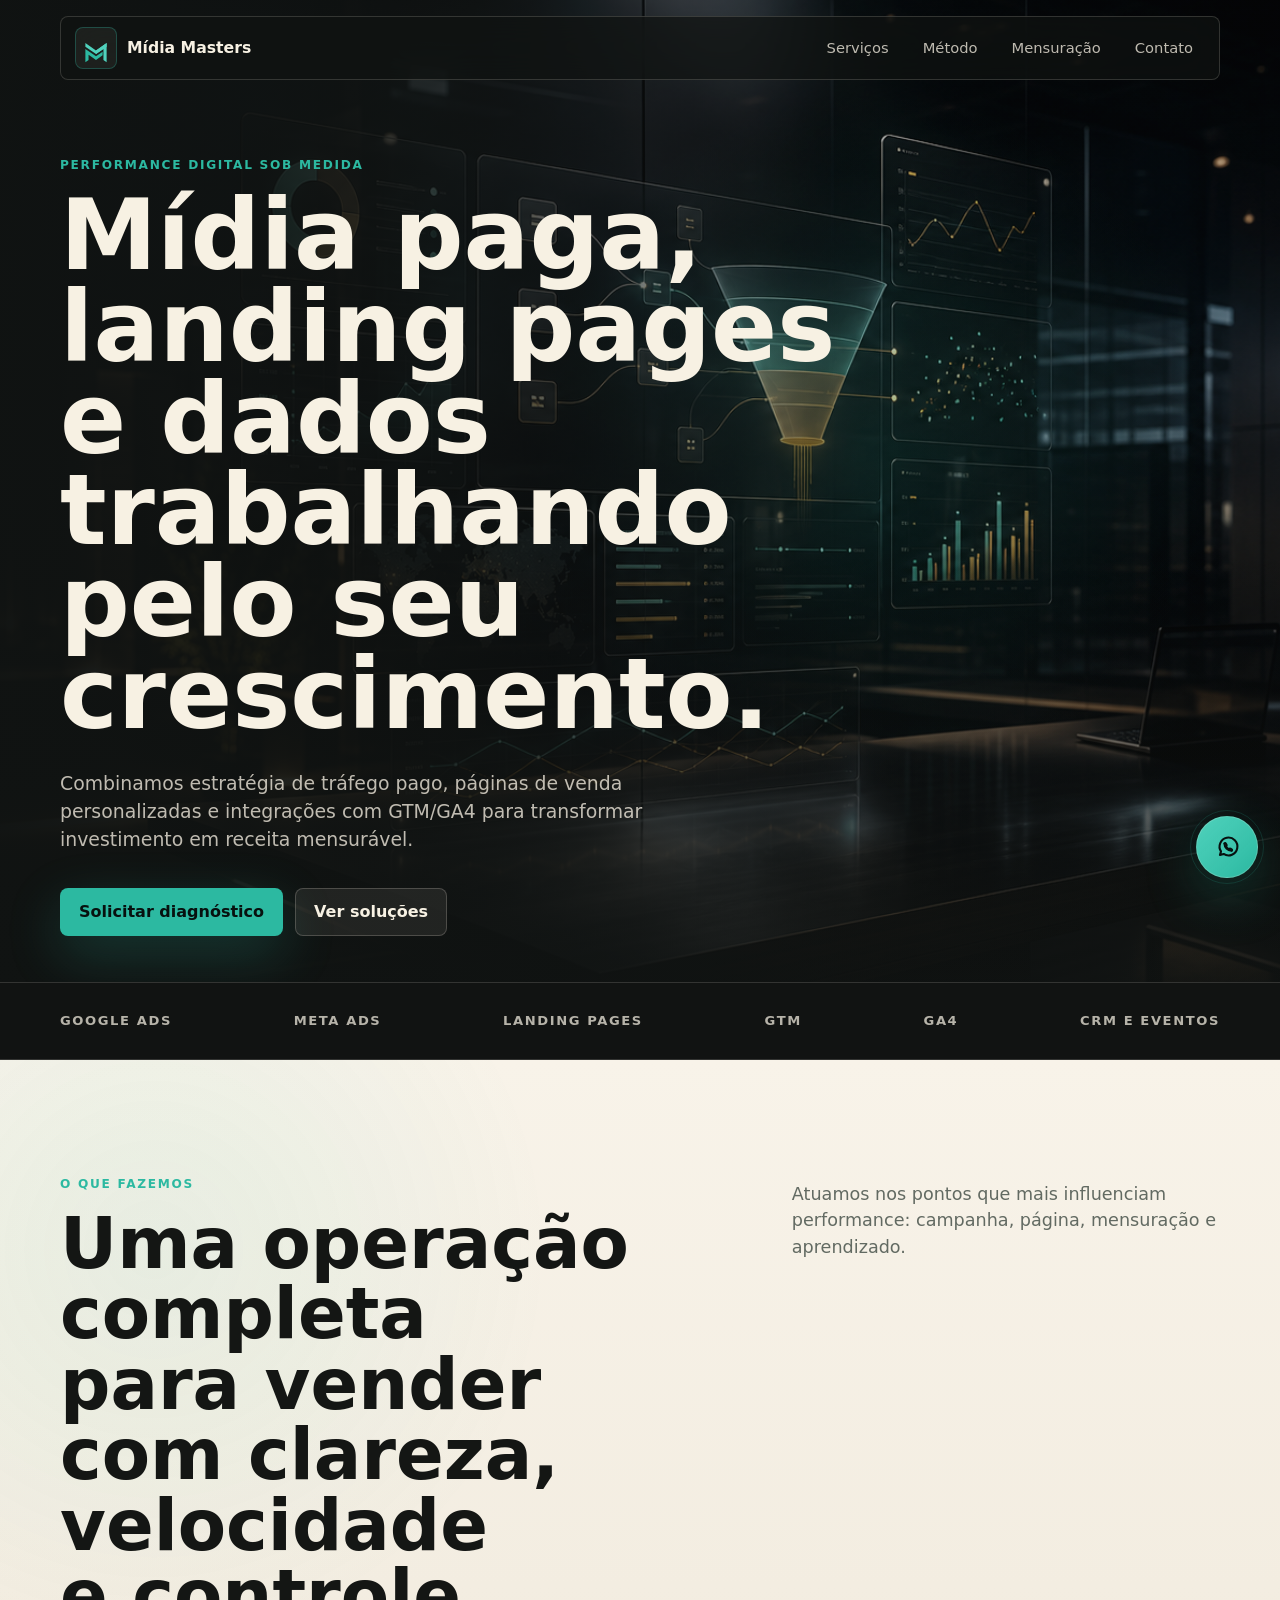
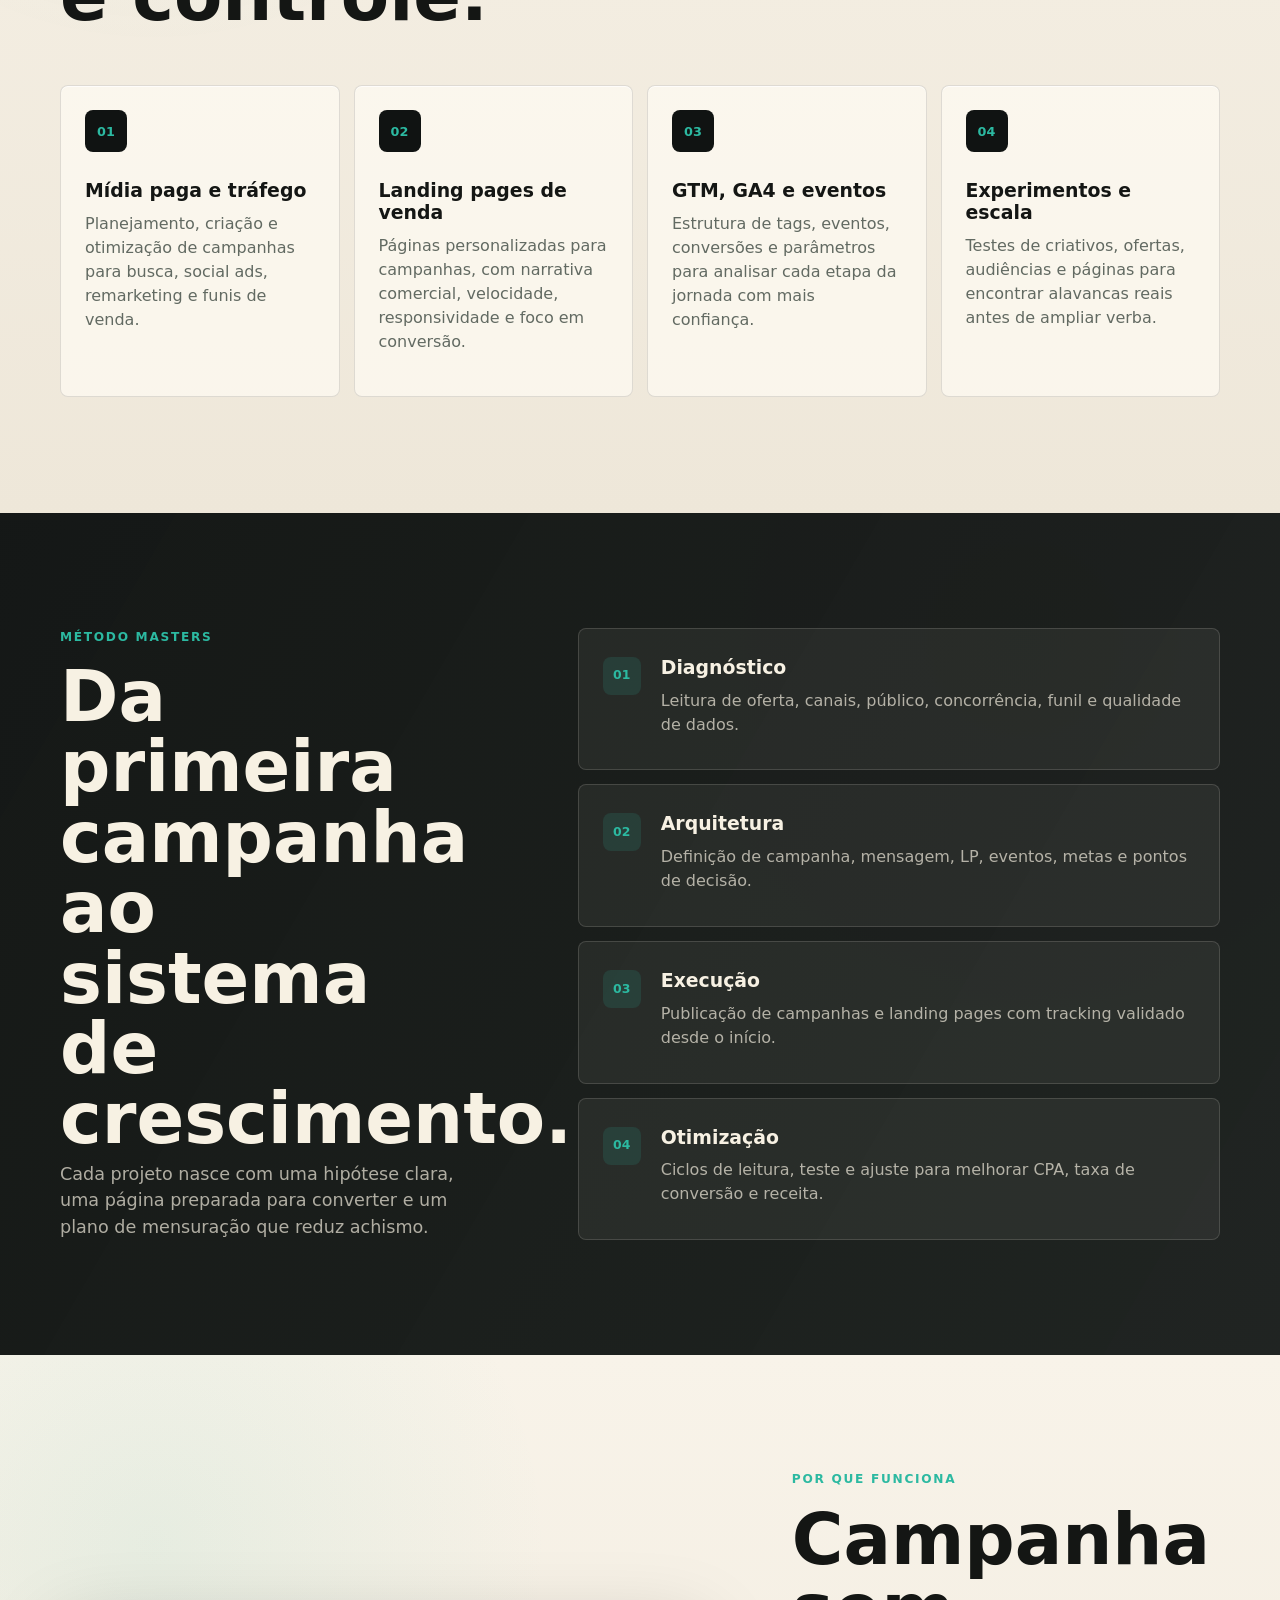
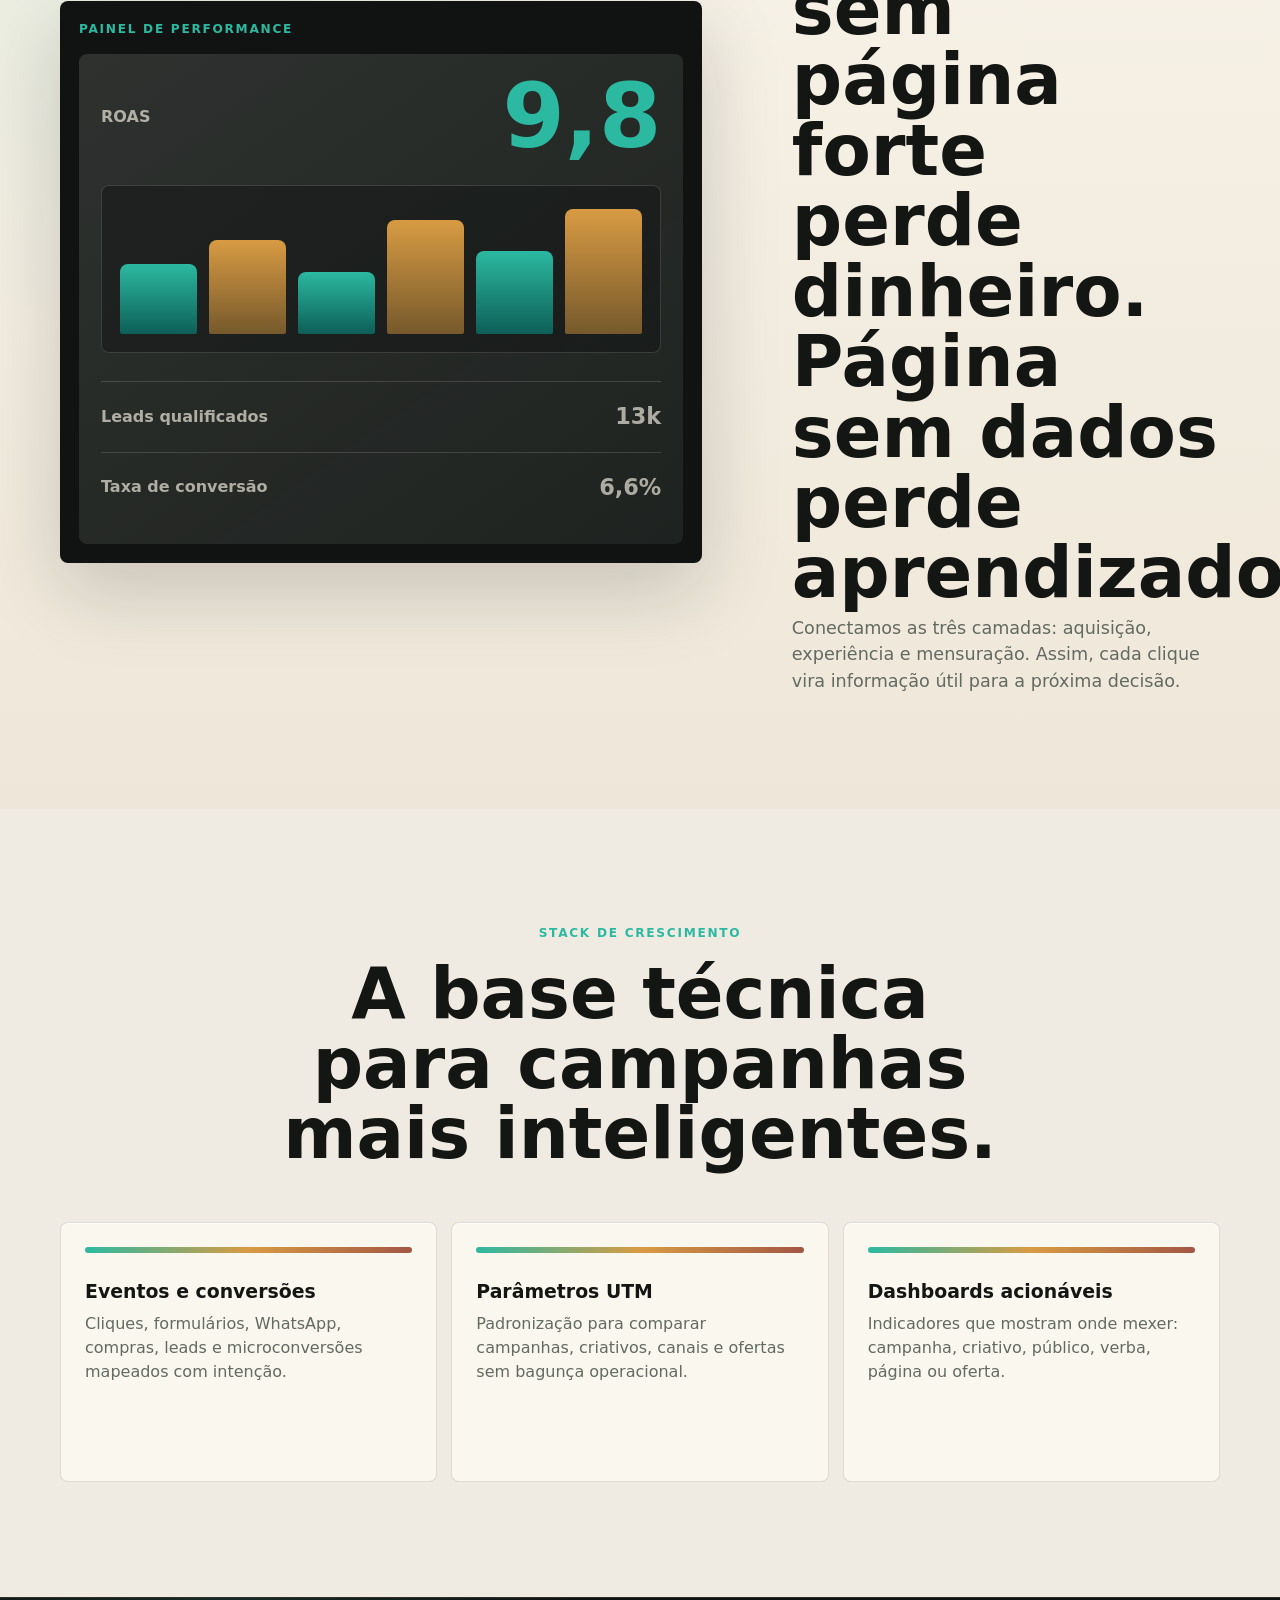
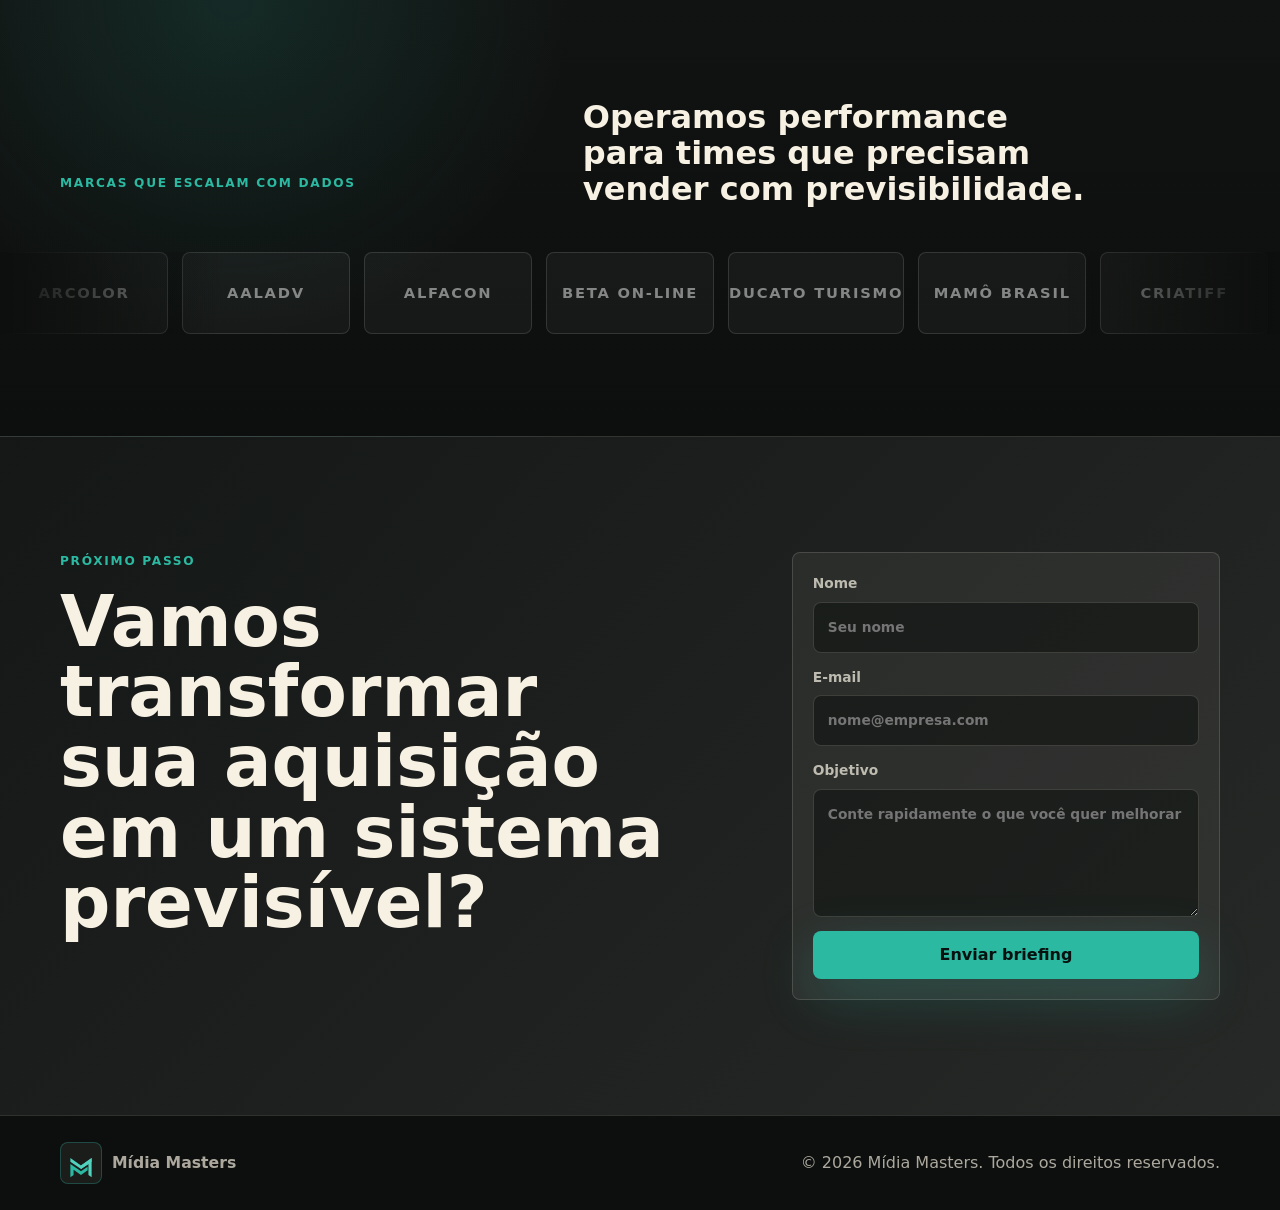
<file: index.html>
<!doctype html>
<html lang="pt-BR">
  <head>
    <meta charset="UTF-8" />
    <meta name="viewport" content="width=device-width, initial-scale=1.0" />
    <meta
      name="description"
      content="Mídia Masters: agência de performance digital especializada em tráfego pago, landing pages de venda e mensuração com GTM e GA4."
    />
    <meta name="theme-color" content="#111312" />
    <title>Mídia Masters | Performance digital para vender mais</title>
    <link rel="icon" type="image/svg+xml" href="assets/images/midia-masters-logo.svg" />
    <link rel="preload" as="image" href="assets/images/midia-masters-hero.png" />
    <link rel="stylesheet" href="css/styles.css" />
    <script>
      (function (w, d, s, l, i) {
        w[l] = w[l] || [];
        w[l].push({ "gtm.start": new Date().getTime(), event: "gtm.js" });
        var f = d.getElementsByTagName(s)[0],
          j = d.createElement(s),
          dl = l != "dataLayer" ? "&l=" + l : "";
        j.async = true;
        j.src = "https://www.googletagmanager.com/gtm.js?id=" + i + dl;
        f.parentNode.insertBefore(j, f);
      })(window, document, "script", "dataLayer", "GTM-W9CBG648");
    </script>
  </head>
  <body>
    <noscript>
      <iframe
        src="https://www.googletagmanager.com/ns.html?id=GTM-W9CBG648"
        height="0"
        width="0"
        style="display: none; visibility: hidden"
      ></iframe>
    </noscript>
    <div class="site-shell">
      <header class="site-header" data-header>
        <a class="brand" href="#top" aria-label="Mídia Masters">
          <span class="brand-mark">
            <img src="assets/images/midia-masters-logo.svg" alt="" />
          </span>
          <span class="brand-text">Mídia Masters</span>
        </a>

        <button class="nav-toggle" type="button" aria-label="Abrir menu" aria-expanded="false" data-nav-toggle>
          <span></span>
          <span></span>
        </button>

        <nav class="site-nav" data-nav>
          <a href="#servicos">Serviços</a>
          <a href="#metodo">Método</a>
          <a href="#mensuracao">Mensuração</a>
          <a href="#contato">Contato</a>
        </nav>
      </header>

      <main id="top">
        <section class="hero section-dark" aria-labelledby="hero-title">
          <div class="hero-media" aria-hidden="true">
            <img src="assets/images/midia-masters-hero.png" alt="" />
            <span class="hero-vignette"></span>
          </div>

          <div class="hero-content container">
            <p class="eyebrow reveal">Performance digital sob medida</p>
            <h1 id="hero-title" class="reveal">Mídia paga,<br />landing pages e dados<br />trabalhando pelo seu crescimento.</h1>
            <p class="hero-copy reveal">
              Combinamos estratégia de tráfego pago, páginas de venda personalizadas e integrações com GTM/GA4 para
              transformar investimento em receita mensurável.
            </p>

            <div class="hero-actions reveal">
              <a class="button button-primary" href="#contato">Solicitar diagnóstico</a>
              <a class="button button-ghost" href="#servicos">Ver soluções</a>
            </div>

          </div>
        </section>

        <section class="signal-bar" aria-label="Especialidades">
          <div class="container signal-track">
            <span>Google Ads</span>
            <span>Meta Ads</span>
            <span>Landing Pages</span>
            <span>GTM</span>
            <span>GA4</span>
            <span>CRM e eventos</span>
          </div>
        </section>

        <section id="servicos" class="section section-light">
          <div class="container split-heading">
            <div>
              <p class="eyebrow reveal">O que fazemos</p>
              <h2 class="reveal">Uma operação completa para vender com clareza, velocidade e controle.</h2>
            </div>
            <p class="section-intro reveal">
              Atuamos nos pontos que mais influenciam performance: campanha, página, mensuração e aprendizado.
            </p>
          </div>

          <div class="container service-grid">
            <article class="service-card reveal">
              <span class="service-icon">01</span>
              <h3>Mídia paga e tráfego</h3>
              <p>
                Planejamento, criação e otimização de campanhas para busca, social ads, remarketing e funis de venda.
              </p>
            </article>
            <article class="service-card reveal">
              <span class="service-icon">02</span>
              <h3>Landing pages de venda</h3>
              <p>
                Páginas personalizadas para campanhas, com narrativa comercial, velocidade, responsividade e foco em
                conversão.
              </p>
            </article>
            <article class="service-card reveal">
              <span class="service-icon">03</span>
              <h3>GTM, GA4 e eventos</h3>
              <p>
                Estrutura de tags, eventos, conversões e parâmetros para analisar cada etapa da jornada com mais
                confiança.
              </p>
            </article>
            <article class="service-card reveal">
              <span class="service-icon">04</span>
              <h3>Experimentos e escala</h3>
              <p>
                Testes de criativos, ofertas, audiências e páginas para encontrar alavancas reais antes de ampliar verba.
              </p>
            </article>
          </div>
        </section>

        <section id="metodo" class="section method section-dark">
          <div class="container method-layout">
            <div class="method-copy">
              <p class="eyebrow reveal">Método Masters</p>
              <h2 class="reveal">Da primeira campanha ao sistema de crescimento.</h2>
              <p class="section-intro reveal">
                Cada projeto nasce com uma hipótese clara, uma página preparada para converter e um plano de mensuração
                que reduz achismo.
              </p>
            </div>

            <div class="timeline">
              <article class="timeline-item reveal">
                <span>01</span>
                <h3>Diagnóstico</h3>
                <p>Leitura de oferta, canais, público, concorrência, funil e qualidade de dados.</p>
              </article>
              <article class="timeline-item reveal">
                <span>02</span>
                <h3>Arquitetura</h3>
                <p>Definição de campanha, mensagem, LP, eventos, metas e pontos de decisão.</p>
              </article>
              <article class="timeline-item reveal">
                <span>03</span>
                <h3>Execução</h3>
                <p>Publicação de campanhas e landing pages com tracking validado desde o início.</p>
              </article>
              <article class="timeline-item reveal">
                <span>04</span>
                <h3>Otimização</h3>
                <p>Ciclos de leitura, teste e ajuste para melhorar CPA, taxa de conversão e receita.</p>
              </article>
            </div>
          </div>
        </section>

        <section class="section section-light">
          <div class="container proof-layout">
            <div class="proof-panel reveal">
              <p class="eyebrow">Painel de performance</p>
              <div class="dashboard">
                <div class="dashboard-top">
                  <span>ROAS</span>
                  <strong data-count="10.2">0</strong>
                </div>
                <div class="bars" aria-hidden="true">
                  <span style="--h: 54%"></span>
                  <span style="--h: 72%"></span>
                  <span style="--h: 48%"></span>
                  <span style="--h: 88%"></span>
                  <span style="--h: 64%"></span>
                  <span style="--h: 96%"></span>
                </div>
                <div class="dashboard-row">
                  <span>Leads qualificados</span>
                  <strong><span data-count="15" data-suffix="k" data-decimals="0">0</span></strong>
                </div>
                <div class="dashboard-row">
                  <span>Taxa de convers&atilde;o</span>
                  <strong><span data-count="7.4" data-suffix="%" data-decimals="1">0</span></strong>
                </div>
              </div>
            </div>

            <div class="proof-copy">
              <p class="eyebrow reveal">Por que funciona</p>
              <h2 class="reveal">Campanha sem página forte perde dinheiro. Página sem dados perde aprendizado.</h2>
              <p class="section-intro reveal">
                Conectamos as três camadas: aquisição, experiência e mensuração. Assim, cada clique vira informação
                útil para a próxima decisão.
              </p>
            </div>
          </div>
        </section>

        <section id="mensuracao" class="section stack-section">
          <div class="container stack-header">
            <p class="eyebrow reveal">Stack de crescimento</p>
            <h2 class="reveal">A base técnica para campanhas mais inteligentes.</h2>
          </div>

          <div class="container stack-grid">
            <div class="stack-item reveal">
              <span></span>
              <h3>Eventos e conversões</h3>
              <p>Cliques, formulários, WhatsApp, compras, leads e microconversões mapeados com intenção.</p>
            </div>
            <div class="stack-item reveal">
              <span></span>
              <h3>Parâmetros UTM</h3>
              <p>Padronização para comparar campanhas, criativos, canais e ofertas sem bagunça operacional.</p>
            </div>
            <div class="stack-item reveal">
              <span></span>
              <h3>Dashboards acionáveis</h3>
              <p>Indicadores que mostram onde mexer: campanha, criativo, público, verba, página ou oferta.</p>
            </div>
          </div>
        </section>

        <section class="client-strip section-dark" aria-label="Clientes">
          <div class="container client-heading">
            <p class="eyebrow reveal">Marcas que escalam com dados</p>
            <h2 class="reveal">Operamos performance para times que precisam vender com previsibilidade.</h2>
          </div>

          <div class="logo-slider reveal" aria-hidden="true">
            <div class="logo-track">
              <span>Arcolor</span>
              <span>AALADV</span>
              <span>Alfacon</span>
              <span>Beta On-line</span>
              <span>Ducato Turismo</span>
              <span>Mam&ocirc; Brasil</span>
              <span>Criatiff</span>
              <span>Vox</span>
              <span>Arcolor</span>
              <span>AALADV</span>
              <span>Alfacon</span>
              <span>Beta On-line</span>
              <span>Ducato Turismo</span>
              <span>Mam&ocirc; Brasil</span>
              <span>Criatiff</span>
              <span>Vox</span>
            </div>
          </div>
        </section>

        <section id="contato" class="cta-section section-dark">
          <div class="container cta-layout">
            <div>
              <p class="eyebrow reveal">Próximo passo</p>
              <h2 class="reveal">Vamos transformar sua aquisição em um sistema previsível?</h2>
            </div>
            <form class="contact-form reveal" action="https://formsubmit.co/guilherme.lga@gmail.com" method="post">
              <input type="hidden" name="_subject" value="Novo briefing pelo site Mídia Masters" />
              <input type="hidden" name="_template" value="table" />
              <input type="hidden" name="_captcha" value="false" />
              <input type="hidden" name="_next" value="https://midiamasters.com.br/#contato" />
              <label>
                Nome
                <input type="text" name="nome" placeholder="Seu nome" required />
              </label>
              <label>
                E-mail
                <input type="email" name="email" placeholder="nome@empresa.com" required />
              </label>
              <label>
                Objetivo
                <textarea name="objetivo" placeholder="Conte rapidamente o que você quer melhorar" required></textarea>
              </label>
              <button class="button button-primary" type="submit">Enviar briefing</button>
            </form>
          </div>
        </section>
      </main>

      <footer class="site-footer">
        <div class="container footer-layout">
          <a class="brand" href="#top" aria-label="Mídia Masters">
            <span class="brand-mark">
              <img src="assets/images/midia-masters-logo.svg" alt="" />
            </span>
            <span class="brand-text">Mídia Masters</span>
          </a>
          <p>&copy; 2026 Mídia Masters. Todos os direitos reservados.</p>
        </div>
      </footer>

      <a
        class="whatsapp-float"
        href="https://wa.me/5511982748568"
        target="_blank"
        rel="noopener"
        aria-label="Falar com a Mídia Masters pelo WhatsApp"
      >
        <svg viewBox="0 0 32 32" aria-hidden="true" focusable="false">
          <path
            d="M8.2 23.8 9.3 20A9.2 9.2 0 1 1 12 22.7l-3.8 1.1Z"
          />
          <path d="M12.8 11.9c.2 4.1 3.2 7.1 7.3 7.3" />
          <path d="M13 11.8c.4-.4.9-.4 1.2.1l.8 1.3c.2.4.2.8-.1 1.1l-.5.5c.7 1.4 1.6 2.4 3 3l.6-.5c.3-.3.7-.3 1.1-.1l1.2.7c.5.3.6.9.2 1.3" />
        </svg>
      </a>
    </div>

    <script src="js/main.js"></script>
  </body>
</html>
</file>
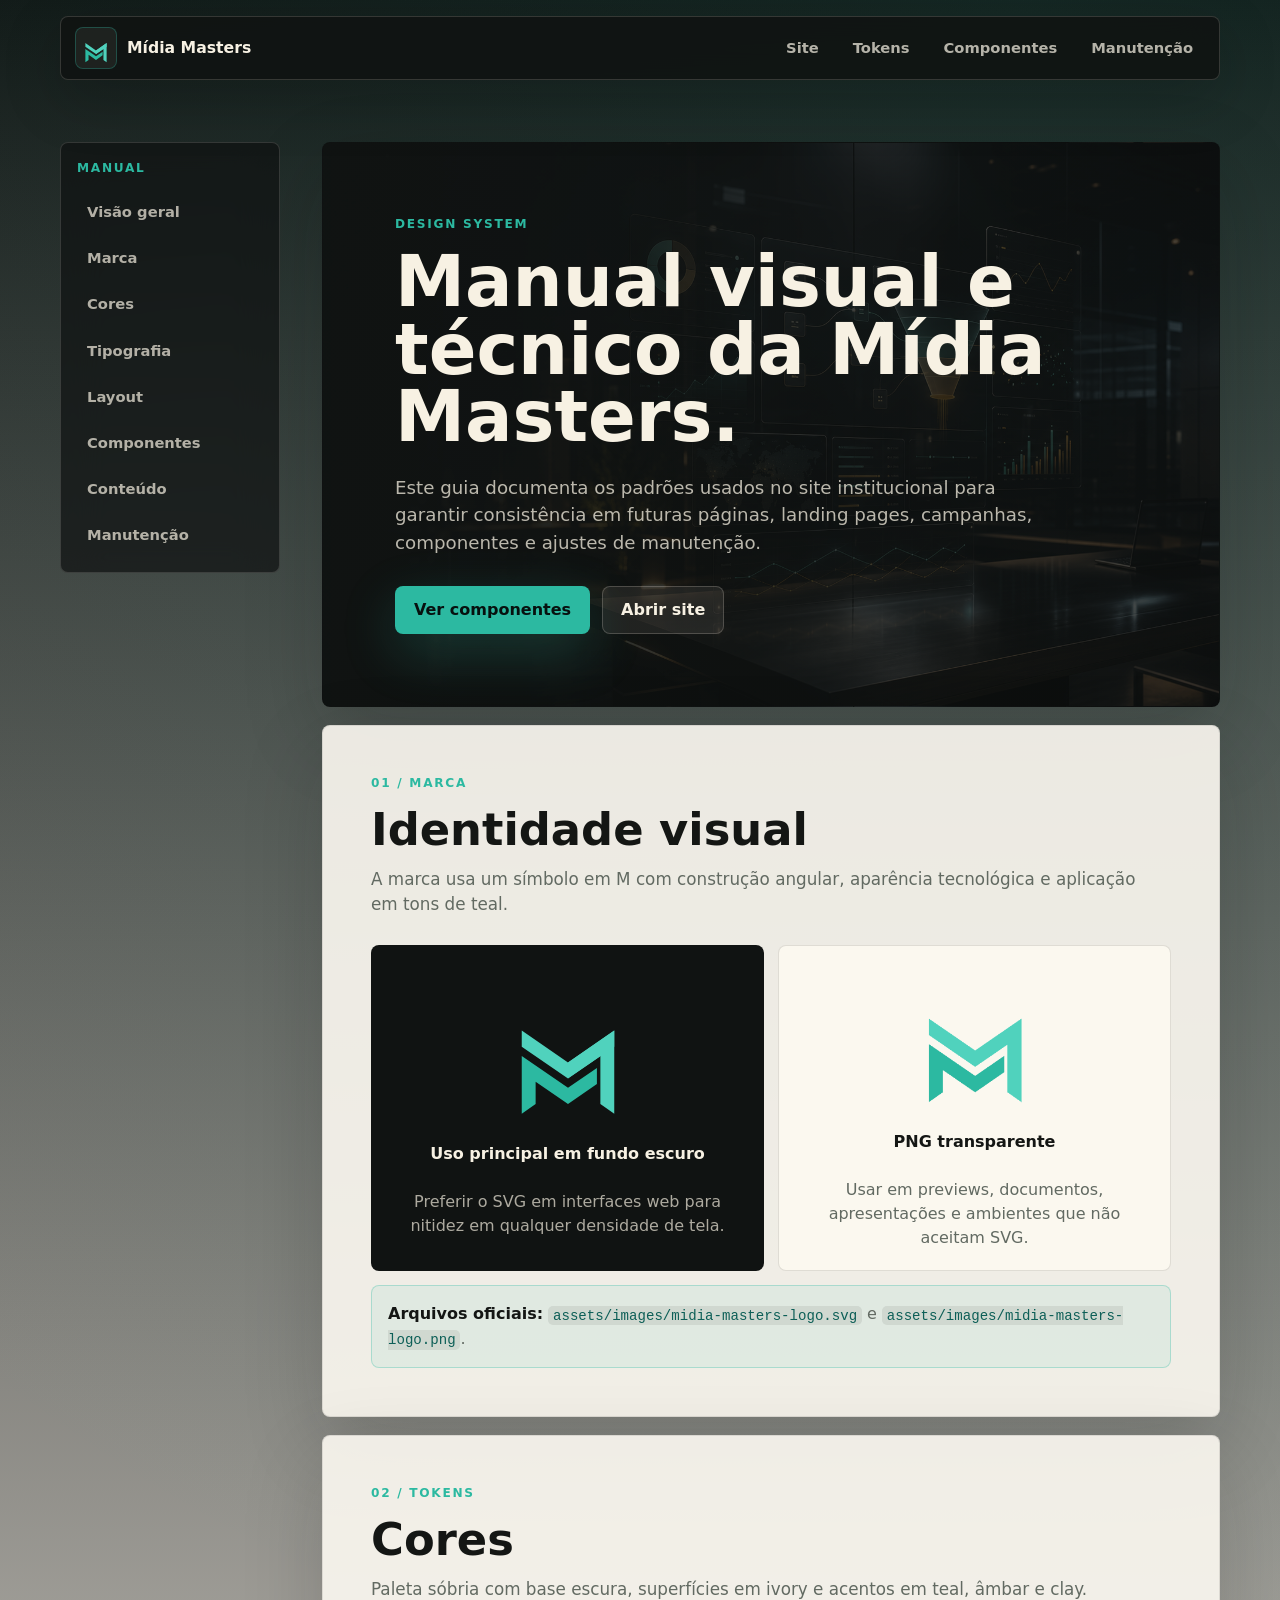
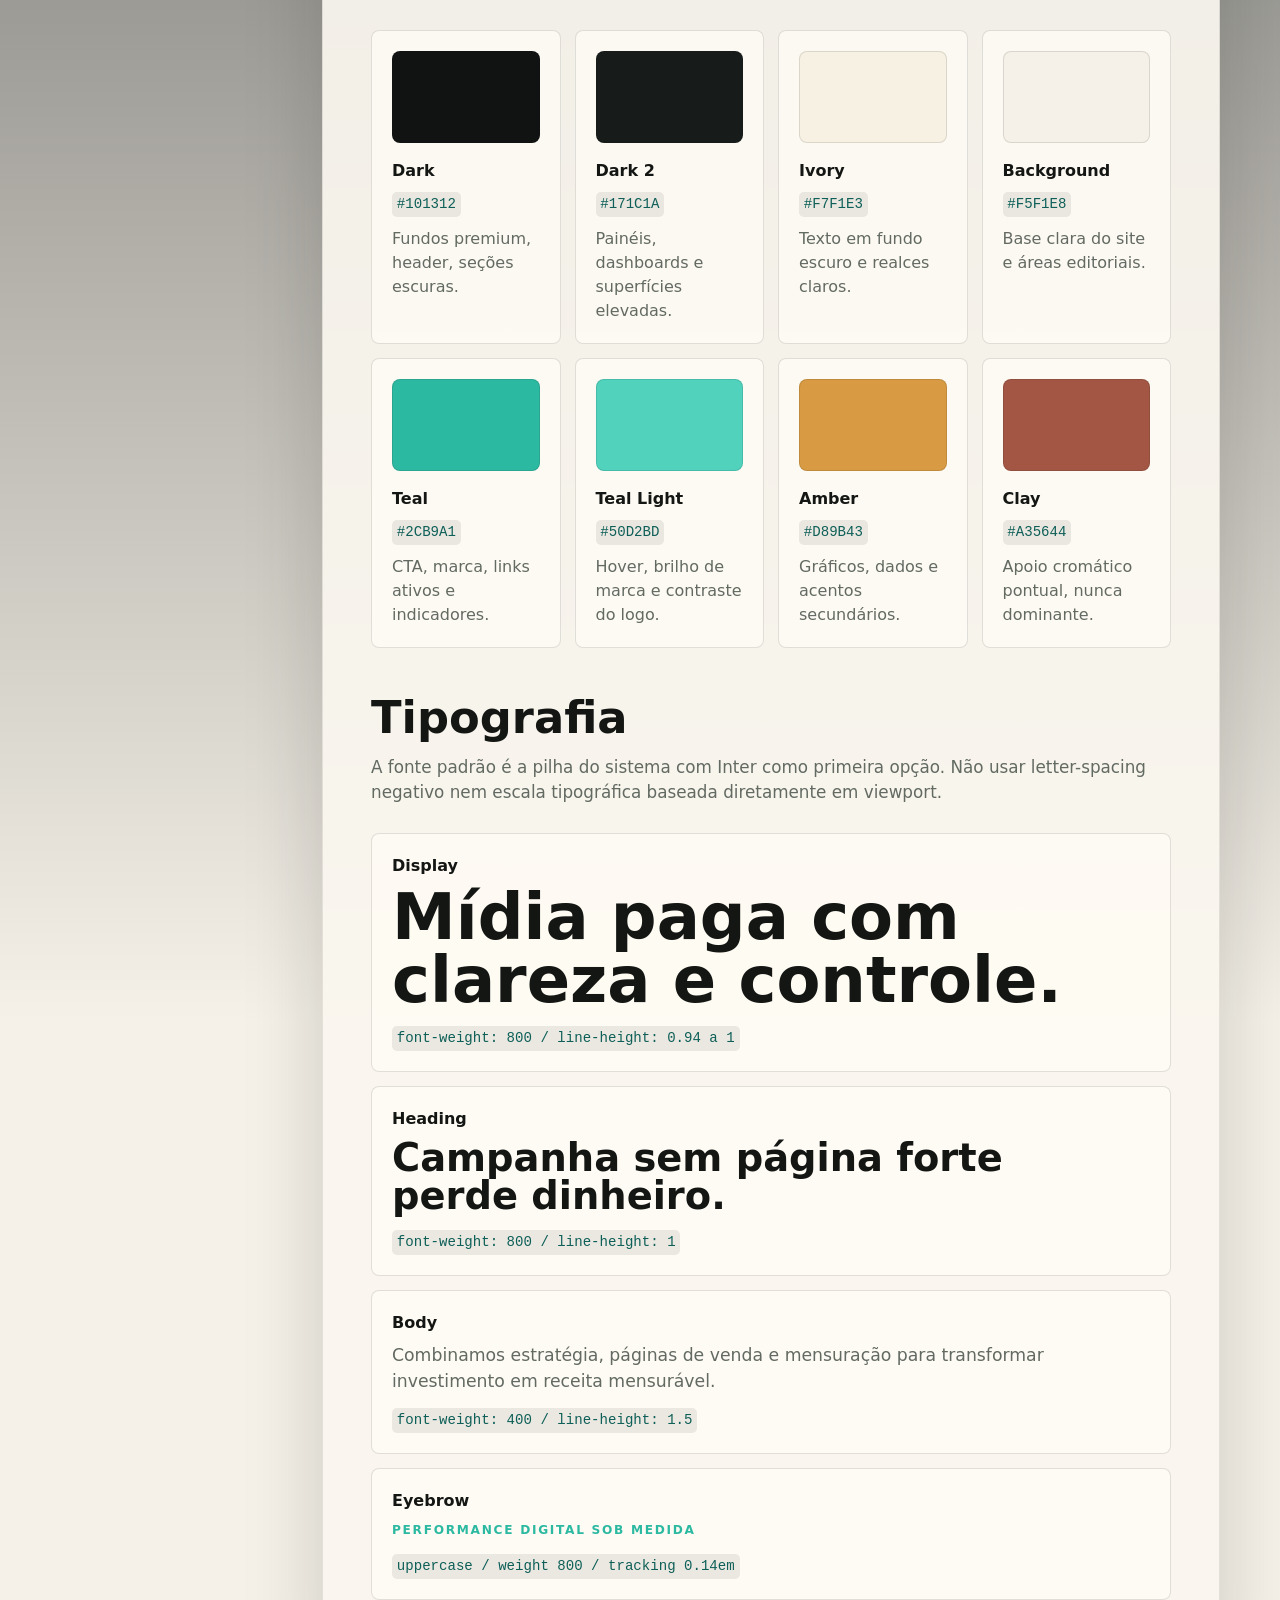
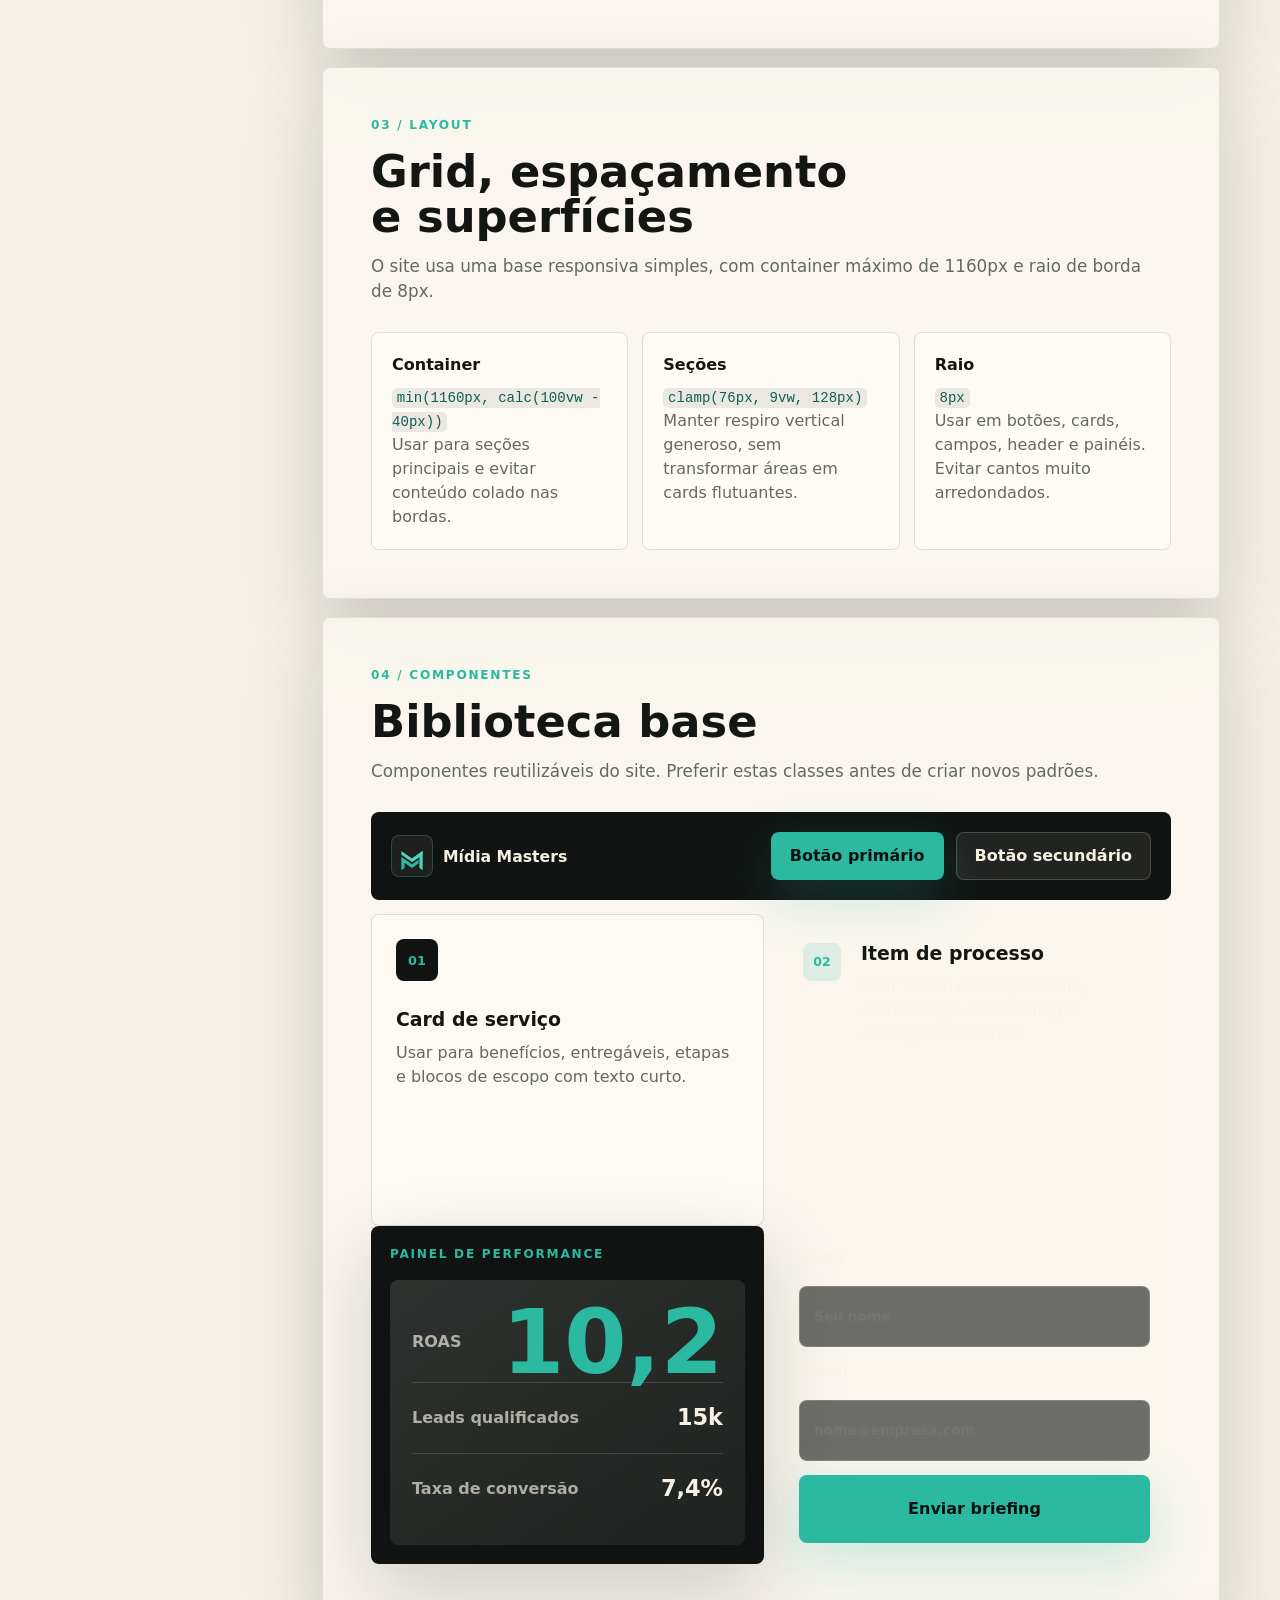
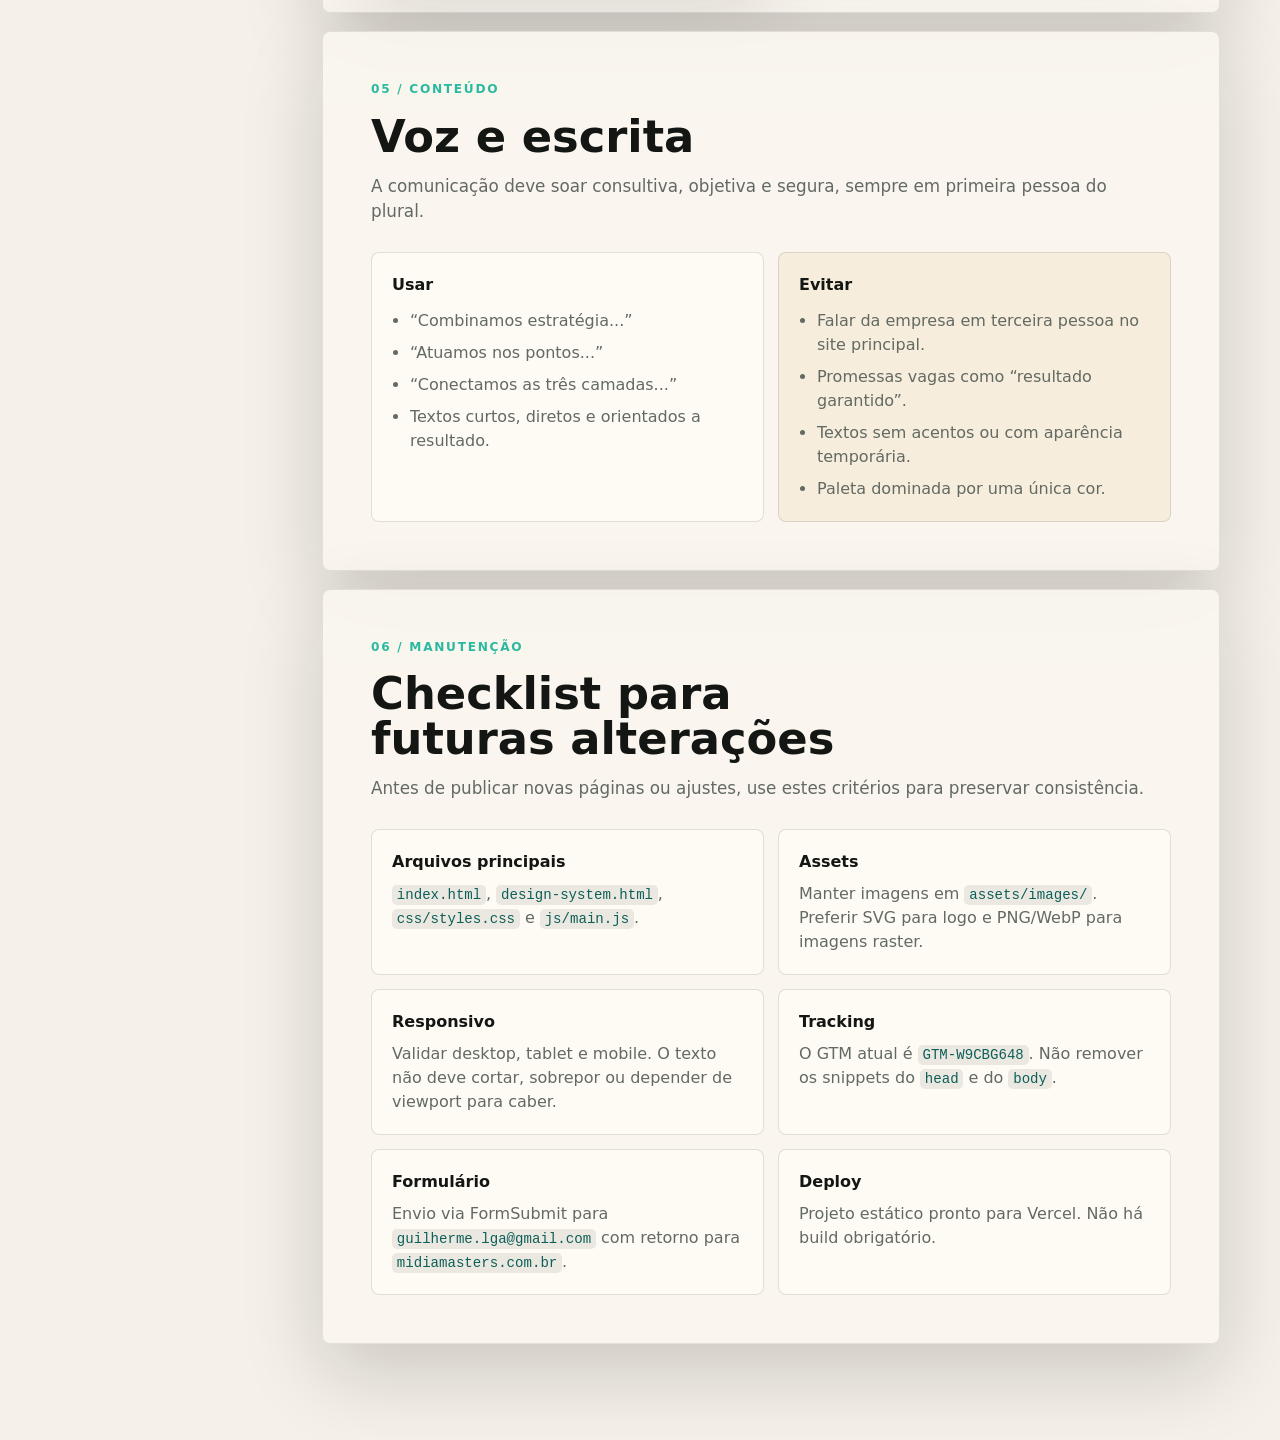
<file: design-system.html>
<!doctype html>
<html lang="pt-BR">
  <head>
    <meta charset="UTF-8" />
    <meta name="viewport" content="width=device-width, initial-scale=1.0" />
    <meta
      name="description"
      content="Manual de design system da Mídia Masters com padrões de marca, cores, tipografia, componentes e diretrizes de manutenção."
    />
    <meta name="theme-color" content="#111312" />
    <title>Design System | Mídia Masters</title>
    <link rel="icon" type="image/svg+xml" href="assets/images/midia-masters-logo.svg" />
    <link rel="stylesheet" href="css/styles.css" />
  </head>
  <body class="ds-page">
    <header class="ds-header">
      <a class="brand" href="index.html" aria-label="Voltar para o site da Mídia Masters">
        <span class="brand-mark">
          <img src="assets/images/midia-masters-logo.svg" alt="" />
        </span>
        <span class="brand-text">Mídia Masters</span>
      </a>
      <nav class="ds-top-nav" aria-label="Navegação do manual">
        <a href="index.html">Site</a>
        <a href="#tokens">Tokens</a>
        <a href="#componentes">Componentes</a>
        <a href="#manutencao">Manutenção</a>
      </nav>
    </header>

    <main class="ds-main">
      <aside class="ds-sidebar" aria-label="Sumário">
        <p class="eyebrow">Manual</p>
        <a href="#visao-geral">Visão geral</a>
        <a href="#marca">Marca</a>
        <a href="#cores">Cores</a>
        <a href="#tipografia">Tipografia</a>
        <a href="#layout">Layout</a>
        <a href="#componentes">Componentes</a>
        <a href="#conteudo">Conteúdo</a>
        <a href="#manutencao">Manutenção</a>
      </aside>

      <div class="ds-content">
        <section id="visao-geral" class="ds-hero">
          <p class="eyebrow">Design system</p>
          <h1>Manual visual e técnico da Mídia Masters.</h1>
          <p>
            Este guia documenta os padrões usados no site institucional para garantir consistência em futuras páginas,
            landing pages, campanhas, componentes e ajustes de manutenção.
          </p>
          <div class="ds-hero-actions">
            <a class="button button-primary" href="#componentes">Ver componentes</a>
            <a class="button button-ghost" href="index.html">Abrir site</a>
          </div>
        </section>

        <section id="marca" class="ds-section">
          <div class="ds-section-head">
            <p class="eyebrow">01 / Marca</p>
            <h2>Identidade visual</h2>
            <p>A marca usa um símbolo em M com construção angular, aparência tecnológica e aplicação em tons de teal.</p>
          </div>

          <div class="ds-grid two">
            <article class="ds-card logo-showcase dark">
              <img src="assets/images/midia-masters-logo.svg" alt="Símbolo da Mídia Masters" />
              <strong>Uso principal em fundo escuro</strong>
              <p>Preferir o SVG em interfaces web para nitidez em qualquer densidade de tela.</p>
            </article>
            <article class="ds-card logo-showcase light">
              <img src="assets/images/midia-masters-logo.png" alt="Símbolo da Mídia Masters em PNG" />
              <strong>PNG transparente</strong>
              <p>Usar em previews, documentos, apresentações e ambientes que não aceitam SVG.</p>
            </article>
          </div>

          <div class="ds-note">
            <strong>Arquivos oficiais:</strong>
            <code>assets/images/midia-masters-logo.svg</code> e
            <code>assets/images/midia-masters-logo.png</code>.
          </div>
        </section>

        <section id="tokens" class="ds-section">
          <div id="cores" class="ds-section-head">
            <p class="eyebrow">02 / Tokens</p>
            <h2>Cores</h2>
            <p>Paleta sóbria com base escura, superfícies em ivory e acentos em teal, âmbar e clay.</p>
          </div>

          <div class="ds-grid colors">
            <article class="color-card" style="--swatch: #101312">
              <span></span>
              <strong>Dark</strong>
              <code>#101312</code>
              <p>Fundos premium, header, seções escuras.</p>
            </article>
            <article class="color-card" style="--swatch: #171c1a">
              <span></span>
              <strong>Dark 2</strong>
              <code>#171C1A</code>
              <p>Painéis, dashboards e superfícies elevadas.</p>
            </article>
            <article class="color-card" style="--swatch: #f7f1e3">
              <span></span>
              <strong>Ivory</strong>
              <code>#F7F1E3</code>
              <p>Texto em fundo escuro e realces claros.</p>
            </article>
            <article class="color-card" style="--swatch: #f5f1e8">
              <span></span>
              <strong>Background</strong>
              <code>#F5F1E8</code>
              <p>Base clara do site e áreas editoriais.</p>
            </article>
            <article class="color-card" style="--swatch: #2cb9a1">
              <span></span>
              <strong>Teal</strong>
              <code>#2CB9A1</code>
              <p>CTA, marca, links ativos e indicadores.</p>
            </article>
            <article class="color-card" style="--swatch: #50d2bd">
              <span></span>
              <strong>Teal Light</strong>
              <code>#50D2BD</code>
              <p>Hover, brilho de marca e contraste do logo.</p>
            </article>
            <article class="color-card" style="--swatch: #d89b43">
              <span></span>
              <strong>Amber</strong>
              <code>#D89B43</code>
              <p>Gráficos, dados e acentos secundários.</p>
            </article>
            <article class="color-card" style="--swatch: #a35644">
              <span></span>
              <strong>Clay</strong>
              <code>#A35644</code>
              <p>Apoio cromático pontual, nunca dominante.</p>
            </article>
          </div>

          <div id="tipografia" class="ds-section-head compact">
            <h2>Tipografia</h2>
            <p>
              A fonte padrão é a pilha do sistema com Inter como primeira opção. Não usar letter-spacing negativo nem
              escala tipográfica baseada diretamente em viewport.
            </p>
          </div>

          <div class="type-specimen">
            <div>
              <span>Display</span>
              <h3>Mídia paga com clareza e controle.</h3>
              <code>font-weight: 800 / line-height: 0.94 a 1</code>
            </div>
            <div>
              <span>Heading</span>
              <h4>Campanha sem página forte perde dinheiro.</h4>
              <code>font-weight: 800 / line-height: 1</code>
            </div>
            <div>
              <span>Body</span>
              <p>
                Combinamos estratégia, páginas de venda e mensuração para transformar investimento em receita
                mensurável.
              </p>
              <code>font-weight: 400 / line-height: 1.5</code>
            </div>
            <div>
              <span>Eyebrow</span>
              <p class="eyebrow">Performance digital sob medida</p>
              <code>uppercase / weight 800 / tracking 0.14em</code>
            </div>
          </div>
        </section>

        <section id="layout" class="ds-section">
          <div class="ds-section-head">
            <p class="eyebrow">03 / Layout</p>
            <h2>Grid, espaçamento e superfícies</h2>
            <p>O site usa uma base responsiva simples, com container máximo de 1160px e raio de borda de 8px.</p>
          </div>

          <div class="ds-grid three">
            <article class="ds-card">
              <strong>Container</strong>
              <code>min(1160px, calc(100vw - 40px))</code>
              <p>Usar para seções principais e evitar conteúdo colado nas bordas.</p>
            </article>
            <article class="ds-card">
              <strong>Seções</strong>
              <code>clamp(76px, 9vw, 128px)</code>
              <p>Manter respiro vertical generoso, sem transformar áreas em cards flutuantes.</p>
            </article>
            <article class="ds-card">
              <strong>Raio</strong>
              <code>8px</code>
              <p>Usar em botões, cards, campos, header e painéis. Evitar cantos muito arredondados.</p>
            </article>
          </div>
        </section>

        <section id="componentes" class="ds-section">
          <div class="ds-section-head">
            <p class="eyebrow">04 / Componentes</p>
            <h2>Biblioteca base</h2>
            <p>Componentes reutilizáveis do site. Preferir estas classes antes de criar novos padrões.</p>
          </div>

          <div class="component-demo dark">
            <div class="brand" aria-label="Mídia Masters">
              <span class="brand-mark">
                <img src="assets/images/midia-masters-logo.svg" alt="" />
              </span>
              <span class="brand-text">Mídia Masters</span>
            </div>
            <div class="hero-actions">
              <a class="button button-primary" href="#componentes">Botão primário</a>
              <a class="button button-ghost" href="#componentes">Botão secundário</a>
            </div>
          </div>

          <div class="ds-grid two">
            <article class="service-card">
              <span class="service-icon">01</span>
              <h3>Card de serviço</h3>
              <p>Usar para benefícios, entregáveis, etapas e blocos de escopo com texto curto.</p>
            </article>
            <article class="timeline-item">
              <span>02</span>
              <h3>Item de processo</h3>
              <p>Usar em fluxos sequenciais, metodologia, onboarding e cronogramas curtos.</p>
            </article>
          </div>

          <div class="ds-grid two">
            <article class="proof-panel">
              <p class="eyebrow">Painel de performance</p>
              <div class="dashboard">
                <div class="dashboard-top">
                  <span>ROAS</span>
                  <strong>10,2</strong>
                </div>
                <div class="dashboard-row">
                  <span>Leads qualificados</span>
                  <strong>15k</strong>
                </div>
                <div class="dashboard-row">
                  <span>Taxa de conversão</span>
                  <strong>7,4%</strong>
                </div>
              </div>
            </article>
            <form class="contact-form demo-form">
              <label>
                Nome
                <input type="text" placeholder="Seu nome" />
              </label>
              <label>
                E-mail
                <input type="email" placeholder="nome@empresa.com" />
              </label>
              <button class="button button-primary" type="button">Enviar briefing</button>
            </form>
          </div>
        </section>

        <section id="conteudo" class="ds-section">
          <div class="ds-section-head">
            <p class="eyebrow">05 / Conteúdo</p>
            <h2>Voz e escrita</h2>
            <p>A comunicação deve soar consultiva, objetiva e segura, sempre em primeira pessoa do plural.</p>
          </div>

          <div class="ds-grid two">
            <article class="ds-card">
              <strong>Usar</strong>
              <ul>
                <li>“Combinamos estratégia...”</li>
                <li>“Atuamos nos pontos...”</li>
                <li>“Conectamos as três camadas...”</li>
                <li>Textos curtos, diretos e orientados a resultado.</li>
              </ul>
            </article>
            <article class="ds-card warning">
              <strong>Evitar</strong>
              <ul>
                <li>Falar da empresa em terceira pessoa no site principal.</li>
                <li>Promessas vagas como “resultado garantido”.</li>
                <li>Textos sem acentos ou com aparência temporária.</li>
                <li>Paleta dominada por uma única cor.</li>
              </ul>
            </article>
          </div>
        </section>

        <section id="manutencao" class="ds-section">
          <div class="ds-section-head">
            <p class="eyebrow">06 / Manutenção</p>
            <h2>Checklist para futuras alterações</h2>
            <p>Antes de publicar novas páginas ou ajustes, use estes critérios para preservar consistência.</p>
          </div>

          <div class="maintenance-list">
            <article>
              <strong>Arquivos principais</strong>
              <p><code>index.html</code>, <code>design-system.html</code>, <code>css/styles.css</code> e <code>js/main.js</code>.</p>
            </article>
            <article>
              <strong>Assets</strong>
              <p>Manter imagens em <code>assets/images/</code>. Preferir SVG para logo e PNG/WebP para imagens raster.</p>
            </article>
            <article>
              <strong>Responsivo</strong>
              <p>Validar desktop, tablet e mobile. O texto não deve cortar, sobrepor ou depender de viewport para caber.</p>
            </article>
            <article>
              <strong>Tracking</strong>
              <p>O GTM atual é <code>GTM-W9CBG648</code>. Não remover os snippets do <code>head</code> e do <code>body</code>.</p>
            </article>
            <article>
              <strong>Formulário</strong>
              <p>Envio via FormSubmit para <code>guilherme.lga@gmail.com</code> com retorno para <code>midiamasters.com.br</code>.</p>
            </article>
            <article>
              <strong>Deploy</strong>
              <p>Projeto estático pronto para Vercel. Não há build obrigatório.</p>
            </article>
          </div>
        </section>
      </div>
    </main>
  </body>
</html>
</file>
<file: css/styles.css>
:root {
  --bg: #f5f1e8;
  --ink: #141614;
  --muted: #626a62;
  --dark: #101312;
  --dark-2: #171c1a;
  --line: rgba(20, 22, 20, 0.12);
  --line-dark: rgba(245, 241, 232, 0.15);
  --ivory: #f7f1e3;
  --teal: #2cb9a1;
  --teal-dark: #0d5f57;
  --amber: #d89b43;
  --clay: #a35644;
  --radius: 8px;
  --shadow: 0 28px 80px rgba(14, 18, 17, 0.18);
  --container: min(1160px, calc(100vw - 40px));
  color-scheme: light;
}

* {
  box-sizing: border-box;
}

html {
  scroll-behavior: smooth;
}

body {
  margin: 0;
  background: var(--bg);
  color: var(--ink);
  font-family:
    Inter, ui-sans-serif, system-ui, -apple-system, BlinkMacSystemFont, "Segoe UI", sans-serif;
  line-height: 1.5;
  letter-spacing: 0;
  overflow-x: hidden;
}

body.nav-open {
  overflow: hidden;
}

img {
  display: block;
  max-width: 100%;
}

a {
  color: inherit;
  text-decoration: none;
}

button,
input,
textarea {
  font: inherit;
}

.site-shell {
  min-height: 100vh;
  overflow: clip;
}

.container {
  width: var(--container);
  margin-inline: auto;
}

.section {
  padding: clamp(76px, 9vw, 128px) 0;
}

.section-dark {
  background: var(--dark);
  color: var(--ivory);
}

.section-light {
  background:
    radial-gradient(circle at 12% 18%, rgba(44, 185, 161, 0.08), transparent 28%),
    linear-gradient(180deg, #f8f3e9 0%, #eee7d9 100%);
}

.site-header {
  position: fixed;
  z-index: 20;
  top: 16px;
  left: 50%;
  width: min(1160px, calc(100vw - 32px));
  min-height: 64px;
  display: flex;
  align-items: center;
  justify-content: space-between;
  gap: 24px;
  padding: 10px 12px 10px 14px;
  border: 1px solid rgba(247, 241, 227, 0.16);
  border-radius: 8px;
  background: rgba(16, 19, 18, 0.7);
  color: var(--ivory);
  backdrop-filter: blur(20px);
  transform: translateX(-50%);
  transition:
    background 0.25s ease,
    border-color 0.25s ease,
    box-shadow 0.25s ease;
}

.site-header.is-scrolled {
  background: rgba(16, 19, 18, 0.92);
  border-color: rgba(247, 241, 227, 0.24);
  box-shadow: 0 18px 60px rgba(0, 0, 0, 0.2);
}

.brand {
  display: inline-flex;
  align-items: center;
  gap: 10px;
  min-width: fit-content;
  font-weight: 700;
}

.brand-mark {
  display: grid;
  place-items: center;
  width: 42px;
  height: 42px;
  border: 1px solid rgba(44, 185, 161, 0.3);
  border-radius: 8px;
  background: rgba(247, 241, 227, 0.06);
}

.brand-mark img {
  width: 34px;
  height: 34px;
  object-fit: contain;
}

.brand-text {
  font-size: 0.98rem;
}

.site-nav {
  display: flex;
  align-items: center;
  gap: 6px;
}

.site-nav a {
  padding: 10px 14px;
  border-radius: 8px;
  color: rgba(247, 241, 227, 0.76);
  font-size: 0.92rem;
  transition:
    color 0.2s ease,
    background 0.2s ease;
}

.site-nav a:hover,
.site-nav a:focus-visible {
  background: rgba(247, 241, 227, 0.08);
  color: var(--ivory);
}

.nav-toggle {
  display: none;
  width: 44px;
  height: 44px;
  border: 1px solid rgba(247, 241, 227, 0.2);
  border-radius: 8px;
  background: rgba(247, 241, 227, 0.08);
  color: var(--ivory);
  cursor: pointer;
}

.nav-toggle span {
  display: block;
  width: 18px;
  height: 2px;
  margin: 5px auto;
  background: currentColor;
  transition:
    transform 0.2s ease,
    opacity 0.2s ease;
}

.nav-open .nav-toggle span:first-child {
  transform: translateY(3.5px) rotate(45deg);
}

.nav-open .nav-toggle span:last-child {
  transform: translateY(-3.5px) rotate(-45deg);
}

.hero {
  position: relative;
  min-height: 92svh;
  display: flex;
  align-items: center;
  padding: 108px 0 46px;
  overflow: hidden;
}

.hero-media {
  position: absolute;
  inset: 0;
}

.hero-media img {
  width: 100%;
  height: 100%;
  object-fit: cover;
  object-position: center right;
  filter: saturate(0.92) contrast(1.04);
  transform: scale(1.03);
}

.hero-vignette {
  position: absolute;
  inset: 0;
  background:
    linear-gradient(90deg, rgba(16, 19, 18, 0.96) 0%, rgba(16, 19, 18, 0.82) 34%, rgba(16, 19, 18, 0.24) 70%),
    linear-gradient(0deg, rgba(16, 19, 18, 0.9) 0%, transparent 44%),
    radial-gradient(circle at 68% 45%, rgba(44, 185, 161, 0.16), transparent 34%);
}

.hero-content {
  position: relative;
  z-index: 1;
  padding-top: 48px;
}

.eyebrow {
  margin: 0 0 16px;
  color: var(--teal);
  font-size: 0.76rem;
  font-weight: 800;
  letter-spacing: 0.14em;
  text-transform: uppercase;
}

.hero h1,
.section h2,
.cta-section h2 {
  margin: 0;
  max-width: 820px;
  font-size: 6.1rem;
  line-height: 0.94;
  font-weight: 800;
  letter-spacing: 0;
  text-wrap: balance;
}

.hero-copy {
  max-width: 620px;
  margin: 28px 0 0;
  color: rgba(247, 241, 227, 0.76);
  font-size: 1.18rem;
}

.hero-actions {
  display: flex;
  flex-wrap: wrap;
  gap: 12px;
  margin-top: 34px;
}

.button {
  position: relative;
  display: inline-flex;
  align-items: center;
  justify-content: center;
  min-height: 48px;
  padding: 13px 18px;
  border: 1px solid transparent;
  border-radius: 8px;
  font-weight: 800;
  line-height: 1;
  cursor: pointer;
  transition:
    transform 0.2s ease,
    border-color 0.2s ease,
    background 0.2s ease,
    color 0.2s ease;
}

.button:hover,
.button:focus-visible {
  transform: translateY(-2px);
}

.button-primary {
  background: var(--teal);
  color: #07110f;
  box-shadow: 0 18px 54px rgba(44, 185, 161, 0.24);
}

.button-primary:hover,
.button-primary:focus-visible {
  background: #50d2bd;
}

.button-ghost {
  border-color: rgba(247, 241, 227, 0.2);
  background: rgba(247, 241, 227, 0.08);
  color: var(--ivory);
}

.button-ghost:hover,
.button-ghost:focus-visible {
  border-color: rgba(247, 241, 227, 0.36);
}

.hero-metrics {
  display: grid;
  grid-template-columns: repeat(3, minmax(0, 1fr));
  gap: 1px;
  width: min(780px, 100%);
  margin: clamp(52px, 8vw, 96px) 0 0;
  border: 1px solid var(--line-dark);
  border-radius: 8px;
  overflow: hidden;
  background: var(--line-dark);
  backdrop-filter: blur(16px);
}

.hero-metrics div {
  min-height: 112px;
  padding: 20px;
  background: rgba(16, 19, 18, 0.62);
}

.hero-metrics dt {
  color: var(--amber);
  font-size: 0.82rem;
  font-weight: 800;
}

.hero-metrics dd {
  margin: 12px 0 0;
  color: rgba(247, 241, 227, 0.84);
  font-weight: 700;
}

.signal-bar {
  position: relative;
  z-index: 2;
  background: #111312;
  color: rgba(247, 241, 227, 0.72);
  border-top: 1px solid var(--line-dark);
  border-bottom: 1px solid var(--line-dark);
}

.signal-track {
  display: flex;
  align-items: center;
  justify-content: space-between;
  gap: 16px;
  min-height: 76px;
  overflow-x: auto;
  scrollbar-width: none;
}

.signal-track::-webkit-scrollbar {
  display: none;
}

.signal-track span {
  flex: 0 0 auto;
  color: rgba(247, 241, 227, 0.72);
  font-size: 0.82rem;
  font-weight: 800;
  letter-spacing: 0.12em;
  text-transform: uppercase;
}

.split-heading,
.proof-layout,
.cta-layout {
  display: grid;
  grid-template-columns: minmax(0, 1.08fr) minmax(320px, 0.72fr);
  gap: clamp(36px, 7vw, 92px);
  align-items: start;
}

.section h2,
.cta-section h2 {
  font-size: 4.4rem;
  line-height: 1;
}

.section-intro {
  margin: 6px 0 0;
  color: var(--muted);
  font-size: 1.1rem;
}

.section-dark .section-intro,
.cta-section .section-intro {
  color: rgba(247, 241, 227, 0.68);
}

.service-grid {
  display: grid;
  grid-template-columns: repeat(4, minmax(0, 1fr));
  gap: 14px;
  margin-top: 54px;
}

.service-card,
.stack-item {
  min-height: 312px;
  padding: 24px;
  border: 1px solid var(--line);
  border-radius: 8px;
  background: rgba(255, 252, 245, 0.66);
  box-shadow: 0 1px 0 rgba(255, 255, 255, 0.7) inset;
  transition:
    transform 0.22s ease,
    border-color 0.22s ease,
    box-shadow 0.22s ease;
}

.service-card:hover,
.stack-item:hover {
  transform: translateY(-6px);
  border-color: rgba(44, 185, 161, 0.38);
  box-shadow: var(--shadow);
}

.service-icon {
  display: inline-grid;
  place-items: center;
  width: 42px;
  height: 42px;
  border-radius: 8px;
  background: var(--dark);
  color: var(--teal);
  font-size: 0.8rem;
  font-weight: 900;
}

.service-card h3,
.timeline-item h3,
.stack-item h3 {
  margin: 28px 0 10px;
  font-size: 1.18rem;
  line-height: 1.15;
}

.service-card p,
.timeline-item p,
.stack-item p {
  margin: 0;
  color: var(--muted);
}

.method {
  position: relative;
  background:
    linear-gradient(120deg, rgba(16, 19, 18, 0.98), rgba(23, 28, 26, 0.96)),
    radial-gradient(circle at 80% 15%, rgba(216, 155, 67, 0.2), transparent 30%);
}

.method-layout {
  display: grid;
  grid-template-columns: minmax(280px, 0.8fr) minmax(0, 1.2fr);
  gap: clamp(42px, 7vw, 110px);
}

.method-copy {
  position: sticky;
  top: 116px;
  align-self: start;
}

.timeline {
  display: grid;
  gap: 14px;
}

.timeline-item {
  position: relative;
  padding: 28px 28px 28px 82px;
  border: 1px solid var(--line-dark);
  border-radius: 8px;
  background: rgba(247, 241, 227, 0.06);
}

.timeline-item span {
  position: absolute;
  top: 28px;
  left: 24px;
  display: grid;
  place-items: center;
  width: 38px;
  height: 38px;
  border-radius: 8px;
  background: rgba(44, 185, 161, 0.14);
  color: var(--teal);
  font-size: 0.78rem;
  font-weight: 900;
}

.timeline-item h3 {
  margin-top: 0;
}

.timeline-item p {
  color: rgba(247, 241, 227, 0.68);
}

.proof-layout {
  align-items: center;
}

.proof-panel {
  padding: 18px;
  border: 1px solid var(--line);
  border-radius: 8px;
  background: #111312;
  color: var(--ivory);
  box-shadow: var(--shadow);
}

.dashboard {
  padding: 22px;
  border-radius: 8px;
  background:
    linear-gradient(145deg, rgba(247, 241, 227, 0.1), rgba(247, 241, 227, 0.03)),
    #171c1a;
}

.dashboard-top,
.dashboard-row {
  display: flex;
  align-items: center;
  justify-content: space-between;
  gap: 16px;
}

.dashboard-top span,
.dashboard-row span {
  color: rgba(247, 241, 227, 0.66);
  font-weight: 700;
}

.dashboard-top strong {
  color: var(--teal);
  font-size: 5.6rem;
  line-height: 0.9;
}

.bars {
  display: grid;
  grid-template-columns: repeat(6, 1fr);
  align-items: end;
  gap: 12px;
  height: 168px;
  margin: 28px 0;
  padding: 18px;
  border: 1px solid var(--line-dark);
  border-radius: 8px;
  background: rgba(16, 19, 18, 0.45);
}

.bars span {
  display: block;
  height: var(--h);
  min-height: 22px;
  border-radius: 8px 8px 2px 2px;
  background: linear-gradient(180deg, var(--teal), var(--teal-dark));
  transform-origin: bottom;
  animation: barRise 1.2s ease both;
}

.bars span:nth-child(2n) {
  background: linear-gradient(180deg, var(--amber), #76592c);
}

.dashboard-row {
  padding: 18px 0;
  border-top: 1px solid var(--line-dark);
}

.dashboard-row strong {
  color: var(--ivory);
  font-size: 1.4rem;
}

.stack-section {
  background: #efebe2;
}

.stack-header {
  max-width: 760px;
  margin-inline: auto;
  text-align: center;
}

.stack-grid {
  display: grid;
  grid-template-columns: repeat(3, minmax(0, 1fr));
  gap: 14px;
  margin-top: 52px;
}

.stack-item {
  min-height: 260px;
  background: #faf7ef;
}

.stack-item span {
  display: block;
  width: 100%;
  height: 6px;
  border-radius: 999px;
  background: linear-gradient(90deg, var(--teal), var(--amber), var(--clay));
}

.client-strip {
  padding: clamp(66px, 8vw, 110px) 0;
  border-top: 1px solid var(--line-dark);
  border-bottom: 1px solid var(--line-dark);
  background:
    radial-gradient(circle at 18% 0%, rgba(44, 185, 161, 0.14), transparent 30%),
    linear-gradient(180deg, #111312 0%, #0d0f0e 100%);
  overflow: hidden;
}

.client-heading {
  display: grid;
  grid-template-columns: minmax(0, 0.7fr) minmax(320px, 1fr);
  gap: clamp(30px, 6vw, 88px);
  align-items: end;
  margin-bottom: 44px;
}

.client-heading h2 {
  max-width: 760px;
  margin: 0;
  color: var(--ivory);
  font-size: 2rem;
  line-height: 1.12;
}

.logo-slider {
  position: relative;
  width: 100%;
  overflow: hidden;
}

.logo-slider::before,
.logo-slider::after {
  content: "";
  position: absolute;
  z-index: 2;
  top: 0;
  bottom: 0;
  width: min(18vw, 220px);
  pointer-events: none;
}

.logo-slider::before {
  left: 0;
  background: linear-gradient(90deg, #0d0f0e, transparent);
}

.logo-slider::after {
  right: 0;
  background: linear-gradient(270deg, #0d0f0e, transparent);
}

.logo-track {
  display: flex;
  width: max-content;
  gap: 14px;
  animation: logoMarquee 28s linear infinite;
}

.logo-slider:hover .logo-track {
  animation-play-state: paused;
}

.logo-track span {
  display: grid;
  place-items: center;
  min-width: 168px;
  height: 82px;
  border: 1px solid rgba(247, 241, 227, 0.13);
  border-radius: 8px;
  background: rgba(247, 241, 227, 0.04);
  color: rgba(247, 241, 227, 0.5);
  font-size: 0.92rem;
  font-weight: 900;
  letter-spacing: 0.12em;
  text-transform: uppercase;
  filter: grayscale(1);
}

.cta-section {
  padding: clamp(76px, 9vw, 128px) 0;
  background:
    linear-gradient(135deg, rgba(16, 19, 18, 0.98), rgba(16, 19, 18, 0.9)),
    radial-gradient(circle at 18% 18%, rgba(44, 185, 161, 0.22), transparent 26%);
}

.contact-form {
  display: grid;
  gap: 14px;
  padding: 20px;
  border: 1px solid var(--line-dark);
  border-radius: 8px;
  background: rgba(247, 241, 227, 0.06);
}

.contact-form label {
  display: grid;
  gap: 8px;
  color: rgba(247, 241, 227, 0.72);
  font-size: 0.86rem;
  font-weight: 800;
}

.contact-form input,
.contact-form textarea {
  width: 100%;
  border: 1px solid rgba(247, 241, 227, 0.16);
  border-radius: 8px;
  background: rgba(16, 19, 18, 0.6);
  color: var(--ivory);
  outline: none;
  padding: 14px;
  transition:
    border-color 0.2s ease,
    box-shadow 0.2s ease;
}

.contact-form textarea {
  min-height: 128px;
  resize: vertical;
}

.contact-form input:focus,
.contact-form textarea:focus {
  border-color: rgba(44, 185, 161, 0.72);
  box-shadow: 0 0 0 4px rgba(44, 185, 161, 0.12);
}

.site-footer {
  padding: 26px 0;
  background: #0d0f0e;
  color: rgba(247, 241, 227, 0.68);
  border-top: 1px solid var(--line-dark);
}

.footer-layout {
  display: flex;
  align-items: center;
  justify-content: space-between;
  gap: 24px;
}

.footer-layout p {
  max-width: 580px;
  margin: 0;
  text-align: right;
}

.whatsapp-float {
  position: fixed;
  z-index: 30;
  right: 22px;
  bottom: 22px;
  display: grid;
  place-items: center;
  width: 62px;
  height: 62px;
  border: 1px solid rgba(247, 241, 227, 0.18);
  border-radius: 999px;
  background:
    linear-gradient(135deg, rgba(80, 210, 189, 0.98), rgba(44, 185, 161, 0.94)),
    var(--teal);
  color: #07110f;
  box-shadow:
    0 18px 54px rgba(44, 185, 161, 0.28),
    0 10px 32px rgba(0, 0, 0, 0.24);
  transition:
    transform 0.2s ease,
    box-shadow 0.2s ease,
    background 0.2s ease;
}

.whatsapp-float::before {
  content: "";
  position: absolute;
  inset: -7px;
  border: 1px solid rgba(44, 185, 161, 0.22);
  border-radius: inherit;
  opacity: 0.75;
}

.whatsapp-float svg {
  position: relative;
  width: 31px;
  height: 31px;
  fill: none;
  stroke: currentColor;
  stroke-width: 2.15;
  stroke-linecap: round;
  stroke-linejoin: round;
}

.whatsapp-float:hover,
.whatsapp-float:focus-visible {
  transform: translateY(-3px) scale(1.03);
  box-shadow:
    0 24px 64px rgba(44, 185, 161, 0.34),
    0 14px 36px rgba(0, 0, 0, 0.28);
}

.reveal {
  opacity: 0;
  transform: translateY(22px);
  transition:
    opacity 0.7s ease,
    transform 0.7s ease;
}

.reveal.is-visible {
  opacity: 1;
  transform: translateY(0);
}

@keyframes barRise {
  from {
    transform: scaleY(0.15);
  }
  to {
    transform: scaleY(1);
  }
}

@keyframes logoMarquee {
  from {
    transform: translateX(0);
  }
  to {
    transform: translateX(calc(-50% - 7px));
  }
}

@media (max-width: 980px) {
  .hero h1 {
    max-width: 720px;
    font-size: 4.8rem;
  }

  .section h2,
  .cta-section h2 {
    font-size: 3.5rem;
  }

  .service-grid,
  .stack-grid {
    grid-template-columns: repeat(2, minmax(0, 1fr));
  }

  .split-heading,
  .method-layout,
  .proof-layout,
  .cta-layout,
  .client-heading {
    grid-template-columns: 1fr;
  }

  .method-copy {
    position: static;
  }
}

@media (max-width: 720px) {
  :root {
    --container: min(100vw - 28px, 1160px);
  }

  .site-header {
    top: 10px;
    width: calc(100vw - 20px);
  }

  .nav-toggle {
    display: block;
  }

  .site-nav {
    position: fixed;
    top: 82px;
    right: 10px;
    left: 10px;
    display: grid;
    gap: 4px;
    padding: 10px;
    border: 1px solid rgba(247, 241, 227, 0.18);
    border-radius: 8px;
    background: rgba(16, 19, 18, 0.96);
    box-shadow: 0 24px 70px rgba(0, 0, 0, 0.28);
    opacity: 0;
    pointer-events: none;
    transform: translateY(-10px);
    transition:
      opacity 0.2s ease,
      transform 0.2s ease;
  }

  .nav-open .site-nav {
    opacity: 1;
    pointer-events: auto;
    transform: translateY(0);
  }

  .site-nav a {
    padding: 14px;
  }

  .hero {
    min-height: auto;
    padding: 124px 0 34px;
  }

  .hero-media img {
    object-position: 68% center;
  }

  .hero-vignette {
    background:
      linear-gradient(90deg, rgba(16, 19, 18, 0.98), rgba(16, 19, 18, 0.7)),
      linear-gradient(0deg, rgba(16, 19, 18, 0.96), transparent 55%);
  }

  .hero h1 {
    font-size: 2.72rem;
    line-height: 1;
  }

  .hero-metrics,
  .service-grid,
  .stack-grid {
    grid-template-columns: 1fr;
  }

  .hero-metrics {
    display: none;
  }

  .hero-metrics div {
    min-height: 88px;
  }

  .section {
    padding: 72px 0;
  }

  .section h2,
  .cta-section h2 {
    font-size: 2.62rem;
  }

  .service-card,
  .stack-item {
    min-height: auto;
  }

  .timeline-item {
    padding: 78px 22px 24px;
  }

  .timeline-item span {
    top: 22px;
    left: 22px;
  }

  .footer-layout {
    align-items: flex-start;
    flex-direction: column;
  }

  .footer-layout p {
    text-align: left;
  }

  .whatsapp-float {
    right: 16px;
    bottom: 16px;
    width: 56px;
    height: 56px;
  }

  .whatsapp-float svg {
    width: 28px;
    height: 28px;
  }
}

@media (max-width: 520px) {
  .hero h1,
  .hero-copy {
    max-width: 360px;
  }
}

@media (max-width: 420px) {
  .hero h1 {
    font-size: 2.28rem;
  }

  .hero-copy,
  .section-intro {
    font-size: 1rem;
  }

  .button {
    width: 100%;
  }
}

@media (prefers-reduced-motion: reduce) {
  *,
  *::before,
  *::after {
    scroll-behavior: auto !important;
    animation-duration: 0.01ms !important;
    animation-iteration-count: 1 !important;
    transition-duration: 0.01ms !important;
  }

  .reveal {
    opacity: 1;
    transform: none;
  }
}

.ds-page {
  background:
    radial-gradient(circle at 80% 0%, rgba(44, 185, 161, 0.12), transparent 28%),
    linear-gradient(180deg, #111312 0%, #f5f1e8 42%);
}

.ds-page .site-shell {
  overflow: visible;
}

.ds-header {
  position: sticky;
  z-index: 40;
  top: 16px;
  display: flex;
  align-items: center;
  justify-content: space-between;
  width: min(1160px, calc(100vw - 32px));
  min-height: 64px;
  margin: 16px auto 0;
  padding: 10px 12px 10px 14px;
  border: 1px solid rgba(247, 241, 227, 0.16);
  border-radius: 8px;
  background: rgba(16, 19, 18, 0.9);
  color: var(--ivory);
  box-shadow: 0 18px 60px rgba(0, 0, 0, 0.2);
  backdrop-filter: blur(20px);
}

.ds-top-nav {
  display: flex;
  gap: 6px;
}

.ds-top-nav a {
  padding: 10px 14px;
  border-radius: 8px;
  color: rgba(247, 241, 227, 0.72);
  font-size: 0.92rem;
  font-weight: 700;
}

.ds-top-nav a:hover,
.ds-top-nav a:focus-visible {
  background: rgba(247, 241, 227, 0.08);
  color: var(--ivory);
}

.ds-main {
  display: grid;
  grid-template-columns: 220px minmax(0, 1fr);
  gap: 42px;
  width: min(1160px, calc(100vw - 40px));
  margin: 62px auto 96px;
}

.ds-sidebar {
  position: sticky;
  top: 104px;
  align-self: start;
  display: grid;
  gap: 4px;
  padding: 16px;
  border: 1px solid var(--line-dark);
  border-radius: 8px;
  background: rgba(16, 19, 18, 0.72);
  color: var(--ivory);
  backdrop-filter: blur(20px);
}

.ds-sidebar .eyebrow {
  margin-bottom: 10px;
}

.ds-sidebar a {
  padding: 10px;
  border-radius: 8px;
  color: rgba(247, 241, 227, 0.7);
  font-size: 0.92rem;
  font-weight: 700;
}

.ds-sidebar a:hover,
.ds-sidebar a:focus-visible {
  background: rgba(247, 241, 227, 0.08);
  color: var(--ivory);
}

.ds-content {
  display: grid;
  gap: 18px;
}

.ds-hero,
.ds-section {
  border: 1px solid rgba(20, 22, 20, 0.1);
  border-radius: 8px;
  background: rgba(250, 247, 239, 0.92);
  box-shadow: var(--shadow);
}

.ds-hero {
  min-height: 520px;
  display: grid;
  align-content: end;
  padding: clamp(34px, 6vw, 72px);
  background:
    linear-gradient(90deg, rgba(16, 19, 18, 0.94), rgba(16, 19, 18, 0.72)),
    url("../assets/images/midia-masters-hero.png") center right / cover;
  color: var(--ivory);
}

.ds-hero h1 {
  max-width: 820px;
  margin: 0;
  font-size: 4.4rem;
  line-height: 0.96;
}

.ds-hero p:not(.eyebrow) {
  max-width: 650px;
  margin: 22px 0 0;
  color: rgba(247, 241, 227, 0.74);
  font-size: 1.14rem;
}

.ds-hero-actions {
  display: flex;
  flex-wrap: wrap;
  gap: 12px;
  margin-top: 30px;
}

.ds-section {
  padding: clamp(28px, 4vw, 48px);
}

.ds-section-head {
  max-width: 780px;
  margin-bottom: 28px;
}

.ds-section-head.compact {
  margin-top: 48px;
}

.ds-section-head h2,
.client-heading h2 {
  text-wrap: balance;
}

.ds-section-head h2 {
  margin: 0;
  font-size: 2.8rem;
  line-height: 1;
}

.ds-section-head p:not(.eyebrow) {
  margin: 14px 0 0;
  color: var(--muted);
  font-size: 1.05rem;
}

.ds-grid {
  display: grid;
  gap: 14px;
}

.ds-grid.two {
  grid-template-columns: repeat(2, minmax(0, 1fr));
}

.ds-grid.three {
  grid-template-columns: repeat(3, minmax(0, 1fr));
}

.ds-grid.colors {
  grid-template-columns: repeat(4, minmax(0, 1fr));
}

.ds-card,
.color-card,
.type-specimen > div,
.maintenance-list article {
  padding: 20px;
  border: 1px solid var(--line);
  border-radius: 8px;
  background: rgba(255, 252, 245, 0.72);
}

.ds-card strong,
.color-card strong,
.type-specimen span,
.maintenance-list strong {
  display: block;
  margin-bottom: 8px;
  font-weight: 900;
}

.ds-card p,
.color-card p,
.maintenance-list p {
  margin: 0;
  color: var(--muted);
}

.ds-card ul {
  margin: 12px 0 0;
  padding-left: 18px;
  color: var(--muted);
}

.ds-card li + li {
  margin-top: 8px;
}

.ds-card.warning {
  background: rgba(216, 155, 67, 0.1);
}

.logo-showcase {
  min-height: 300px;
  display: grid;
  align-content: center;
  justify-items: center;
  gap: 16px;
  text-align: center;
}

.logo-showcase.dark {
  background: var(--dark);
  color: var(--ivory);
}

.logo-showcase.light {
  background: #fbf8ef;
}

.logo-showcase img {
  width: 148px;
  height: 148px;
  object-fit: contain;
}

.logo-showcase p {
  max-width: 360px;
}

.logo-showcase.dark p {
  color: rgba(247, 241, 227, 0.68);
}

.ds-note {
  margin-top: 14px;
  padding: 16px;
  border: 1px solid rgba(44, 185, 161, 0.3);
  border-radius: 8px;
  background: rgba(44, 185, 161, 0.08);
  color: var(--muted);
}

.ds-note strong {
  color: var(--ink);
}

code {
  padding: 0.14em 0.34em;
  border-radius: 5px;
  background: rgba(16, 19, 18, 0.08);
  color: var(--teal-dark);
  font-family: "SFMono-Regular", Consolas, "Liberation Mono", monospace;
  font-size: 0.88em;
}

.color-card span {
  display: block;
  width: 100%;
  height: 92px;
  margin-bottom: 16px;
  border: 1px solid var(--line);
  border-radius: 8px;
  background: var(--swatch);
}

.color-card code {
  display: inline-block;
  margin-bottom: 10px;
}

.type-specimen {
  display: grid;
  gap: 14px;
}

.type-specimen h3,
.type-specimen h4,
.type-specimen p {
  margin: 0;
}

.type-specimen h3 {
  max-width: 740px;
  font-size: 4rem;
  line-height: 0.98;
}

.type-specimen h4 {
  max-width: 620px;
  font-size: 2.4rem;
  line-height: 1;
}

.type-specimen p:not(.eyebrow) {
  max-width: 680px;
  color: var(--muted);
  font-size: 1.08rem;
}

.type-specimen code {
  display: inline-block;
  margin-top: 14px;
}

.component-demo {
  display: flex;
  align-items: center;
  justify-content: space-between;
  gap: 18px;
  margin-bottom: 14px;
  padding: 20px;
  border-radius: 8px;
}

.component-demo.dark {
  background: var(--dark);
  color: var(--ivory);
}

.component-demo .hero-actions {
  margin: 0;
}

.demo-form {
  align-self: stretch;
}

.maintenance-list {
  display: grid;
  grid-template-columns: repeat(2, minmax(0, 1fr));
  gap: 14px;
}

@media (max-width: 980px) {
  .ds-main {
    grid-template-columns: 1fr;
  }

  .ds-sidebar {
    position: static;
    grid-template-columns: repeat(4, minmax(0, 1fr));
  }

  .ds-sidebar .eyebrow {
    grid-column: 1 / -1;
  }

  .ds-grid.colors,
  .ds-grid.three {
    grid-template-columns: repeat(2, minmax(0, 1fr));
  }

  .ds-hero h1 {
    font-size: 3.3rem;
  }
}

@media (max-width: 720px) {
  .ds-header {
    position: static;
    flex-direction: column;
    align-items: flex-start;
    gap: 14px;
  }

  .ds-top-nav {
    width: 100%;
    overflow-x: auto;
    scrollbar-width: none;
  }

  .ds-main {
    width: min(100vw - 28px, 1160px);
    margin-top: 28px;
  }

  .ds-sidebar,
  .ds-grid.two,
  .ds-grid.three,
  .ds-grid.colors,
  .maintenance-list {
    grid-template-columns: 1fr;
  }

  .ds-hero {
    min-height: 460px;
  }

  .ds-hero h1 {
    font-size: 2.58rem;
  }

  .ds-section-head h2,
  .type-specimen h4 {
    font-size: 2.2rem;
  }

  .type-specimen h3 {
    font-size: 2.5rem;
  }

  .component-demo {
    align-items: flex-start;
    flex-direction: column;
  }
}
</file>
